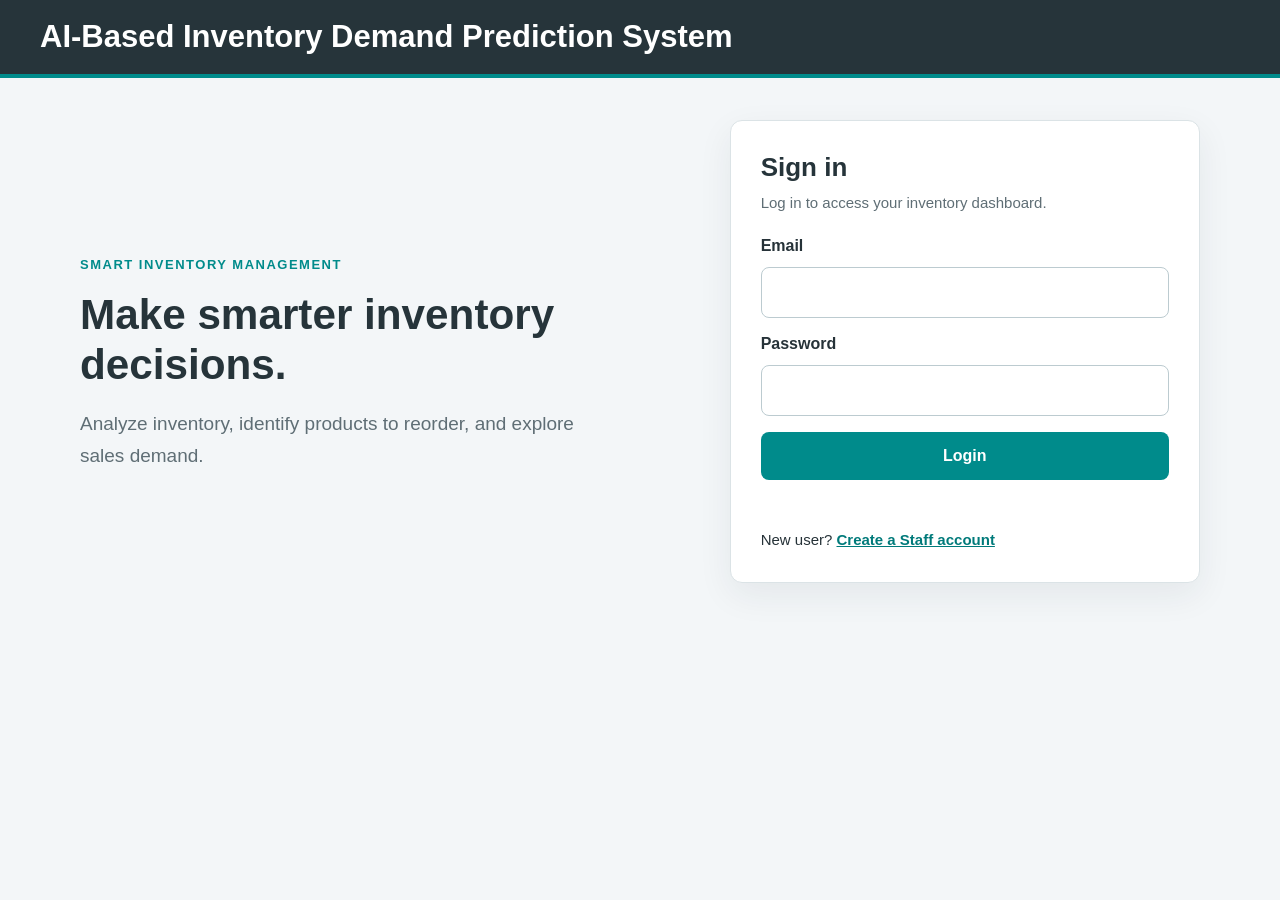
<file: frontend/login.html>
<!DOCTYPE html>
<html lang="en">
<head>
  <meta charset="UTF-8">
  <meta name="viewport" content="width=device-width, initial-scale=1.0">
  <title>Login | AI Inventory Demand Prediction</title>
  <link rel="stylesheet" href="style.css">
</head>

<body class="auth-page">

  <header class="topbar auth-topbar">
    <div class="auth-brand">
      
      <h1>AI-Based Inventory Demand Prediction System</h1>
    </div>
  </header>

  <main class="auth-layout">

    <section class="auth-intro">
      <span class="intro-label">SMART INVENTORY MANAGEMENT</span>

      <h2>Make smarter inventory decisions.</h2>

      <p>
        Analyze inventory, identify products to reorder, and explore sales demand.
      </p>


    </section>

    <section class="panel auth-panel">
      <h2>Sign in</h2>

      <p class="helper-text">
        Log in to access your inventory dashboard.
      </p>

      <form id="loginForm">

        <label class="form-field">
          Email
          <input
            id="email"
            type="email"
            autocomplete="username"
            required>
        </label>

        <label class="form-field">
          Password
          <input
            id="password"
            type="password"
            autocomplete="current-password"
            required>
        </label>

        <button type="submit">Login</button>

        <p id="authMessage" class="message" role="status"></p>
      </form>

      <p class="auth-link">
        New user?
        <a href="signup.html">Create a Staff account</a>
      </p>
    </section>

  </main>

  <script src="auth.js"></script>
</body>
</html>
</file>
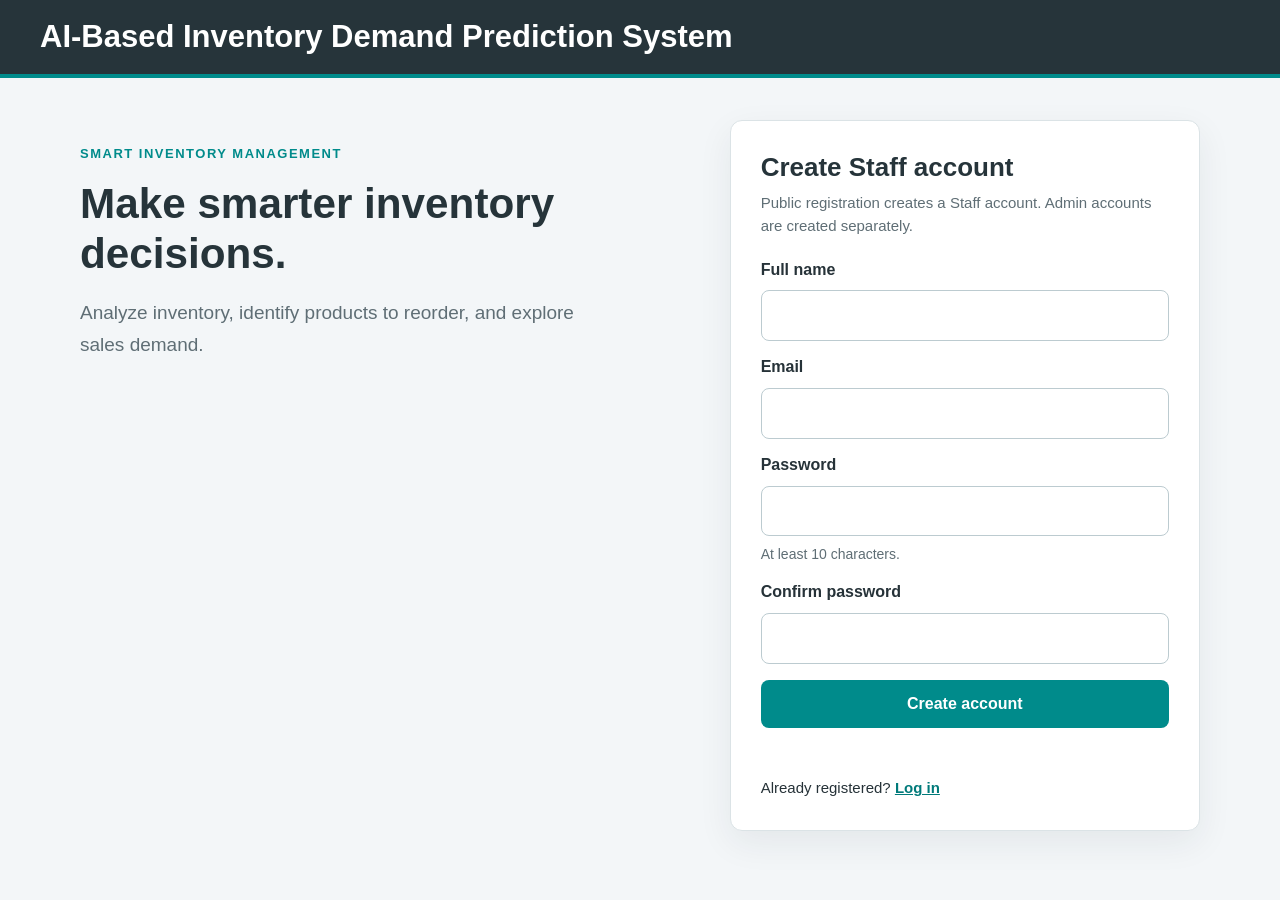
<file: frontend/signup.html>
<!DOCTYPE html>
<html lang="en">
<head>
  <meta charset="UTF-8">
  <meta name="viewport" content="width=device-width, initial-scale=1.0">
  <title>Sign up | AI Inventory Demand Prediction</title>
  <link rel="stylesheet" href="style.css">
</head>

<body class="auth-page">

  <header class="topbar auth-topbar">
    <div class="auth-brand">
      
      <h1>AI-Based Inventory Demand Prediction System</h1>
    </div>
  </header>

  <main class="auth-layout signup-layout">

    <section class="auth-intro">
      <span class="intro-label">SMART INVENTORY MANAGEMENT</span>

      <h2>Make smarter inventory decisions.</h2>

      <p>
        Analyze inventory, identify products to reorder, and explore sales demand.
      </p>

      
    </section>

    <section class="panel auth-panel">
      <h2>Create Staff account</h2>

      <p class="helper-text">
        Public registration creates a Staff account.
        Admin accounts are created separately.
      </p>

      <form id="signupForm">

        <label class="form-field">
          Full name
          <input
            id="name"
            type="text"
            autocomplete="name"
            required>
        </label>

        <label class="form-field">
          Email
          <input
            id="email"
            type="email"
            autocomplete="email"
            required>
        </label>

        <label class="form-field">
          Password
          <input
            id="password"
            type="password"
            minlength="10"
            autocomplete="new-password"
            required>
          <small>At least 10 characters.</small>
        </label>

        <label class="form-field">
          Confirm password
          <input
            id="confirmPassword"
            type="password"
            minlength="10"
            autocomplete="new-password"
            required>
        </label>

        <button type="submit">Create account</button>

        <p id="authMessage" class="message" role="status"></p>
      </form>

      <p class="auth-link">
        Already registered?
        <a href="login.html">Log in</a>
      </p>
    </section>

  </main>

  <script src="auth.js"></script>
</body>
</html>
</file>
<file: frontend/style.css>
* {
  box-sizing: border-box;
}

:root {
  --navy: #26343a;
  --blue: #2e86de;
  --teal: #008b8b;
  --bg: #f3f6f8;
  --text: #263238;
  --muted: #5f6e75;
  --border: #dbe3e6;
  --white: #ffffff;
}

html {
  font-size: 17px;
}

body {
  margin: 0;
  background: var(--bg);
  color: var(--text);
  font-family: Arial, Helvetica, sans-serif;
  font-size: 1rem;
  line-height: 1.55;
}

/* ===== Header ===== */

.topbar {
  width: 100%;
  background: var(--navy);
  color: #ffffff;
  border-bottom: 4px solid var(--teal);
  padding: 17px max(24px, calc((100% - 1200px) / 2));
  display: flex;
  justify-content: space-between;
  align-items: center;
  gap: 24px;
}

.topbar h1 {
  max-width: 850px;
  margin: 0;
  font-size: clamp(25px, 2.7vw, 34px);
  line-height: 1.3;
}

h1 {
  margin: 6px 0 10px;
  font-size: clamp(27px, 3.2vw, 37px);
  line-height: 1.25;
}

h2 {
  margin: 0 0 6px;
  font-size: 22px;
  line-height: 1.3;
}

h3 {
  font-size: 19px;
}

.eyebrow {
  margin: 0 0 5px;
  letter-spacing: 1.8px;
  font-size: 12px;
  opacity: 0.88;
  font-weight: 700;
}

.subtitle {
  margin: 0;
  color: #e0e9ec;
  line-height: 1.55;
  font-size: 17px;
}

/* ===== Dashboard Header ===== */

.dashboard-topbar {
  min-height: 0;
  justify-content: space-between;
  align-items: center;
  gap: 24px;
}

.dashboard-brand {
  flex: 1;
  min-width: 0;
}

.dashboard-brand h1 {
  margin: 0;
  max-width: 850px;
  font-size: clamp(25px, 2.7vw, 34px);
  line-height: 1.3;
}

.dashboard-topbar .subtitle {
  display: none;
}

.header-actions {
  display: flex;
  flex-wrap: wrap;
  justify-content: flex-end;
  align-items: center;
  gap: 12px;
  flex-shrink: 0;
}

.welcome-text {
  margin: 0 4px 0 0;
  color: #ffffff;
  font-size: 16px;
  font-weight: 600;
  white-space: nowrap;
}

/* ===== Main Dashboard ===== */

.container {
  max-width: 1200px;
  margin: 26px auto 0;
  padding: 0 20px 34px;
}

.panel,
.metric-card {
  background: var(--white);
  border: 1px solid var(--border);
  border-radius: 12px;
}

.panel {
  padding: 24px;
  margin-bottom: 22px;
  min-width: 0;
}

.section-heading {
  display: flex;
  justify-content: space-between;
  align-items: center;
  gap: 16px;
  margin-bottom: 18px;
}

.section-heading p,
.file-field small,
.helper-text {
  margin: 0;
  color: var(--muted);
  font-size: 15px;
  line-height: 1.55;
}

/* ===== Upload Section ===== */

.upload-grid {
  display: grid;
  grid-template-columns: repeat(2, minmax(0, 1fr));
  gap: 18px;
}

.file-field {
  display: flex;
  flex-direction: column;
  gap: 10px;
  padding: 18px;
  border: 1px dashed #b8c8cd;
  border-radius: 10px;
  background: #fbfdfd;
}

.file-field span {
  font-weight: 700;
  font-size: 17px;
}

.file-field input {
  width: 100%;
  font: inherit;
  font-size: 15px;
}

.actions {
  display: flex;
  flex-wrap: wrap;
  gap: 12px;
  margin-top: 20px;
}

/* ===== Buttons ===== */

button {
  border: 0;
  border-radius: 8px;
  padding: 12px 18px;
  background: var(--teal);
  color: #ffffff;
  font: inherit;
  font-size: 16px;
  font-weight: 700;
  cursor: pointer;
  transition: background-color 0.15s ease;
}

button:hover:not(:disabled) {
  background: #007575;
}

button:focus-visible,
input:focus-visible {
  outline: 3px solid #5abbbb;
  outline-offset: 2px;
}

button:disabled {
  opacity: 0.5;
  cursor: not-allowed;
}

.button-secondary {
  background: #edf3f4;
  color: var(--navy);
  border: 1px solid var(--border);
}

.button-secondary:hover:not(:disabled) {
  background: #e0e9ec;
}

.logout-button {
  background: transparent;
  border: 1px solid #ffffff88;
  color: #ffffff;
  padding: 11px 18px;
  border-radius: 8px;
}

.logout-button:hover:not(:disabled) {
  background: #ffffff;
  color: var(--navy);
}

/* ===== Messages ===== */

.message {
  margin: 14px 0 0;
  font-size: 15px;
  overflow-wrap: anywhere;
  color: var(--muted);
}

.message.error {
  color: #b42318;
}

.message.success {
  color: #087443;
}

/* ===== Summary Cards ===== */

.metrics-grid {
  display: grid;
  grid-template-columns: repeat(4, minmax(0, 1fr));
  gap: 16px;
  margin-bottom: 22px;
}

.metric-card {
  padding: 21px;
  min-width: 0;
}

.metric-card p {
  margin: 0 0 12px;
  color: var(--muted);
  font-size: 15px;
}

.metric-card strong {
  font-size: clamp(25px, 2.4vw, 32px);
  line-height: 1.25;
  color: var(--navy);
  overflow-wrap: anywhere;
}

/* ===== Tables ===== */

.table-wrap {
  overflow-x: auto;
}

table {
  width: 100%;
  border-collapse: collapse;
  font-size: 15px;
}

th,
td {
  text-align: left;
  padding: 13px 11px;
  border-bottom: 1px solid var(--border);
  white-space: nowrap;
}

th {
  color: #34454c;
  background: #f1f6f6;
  font-weight: 700;
}

tbody tr:hover {
  background: #f8fbfb;
}

.empty {
  text-align: center;
  color: var(--muted);
  padding: 25px 10px;
}

/* ===== Two-Column Sections ===== */

.two-column {
  display: grid;
  grid-template-columns: repeat(2, minmax(0, 1fr));
  gap: 22px;
}

.two-column .panel {
  min-width: 0;
}

.chart-panel canvas {
  width: 100%;
  max-height: 330px;
}

/* ===== Admin Profit Insights ===== */

.admin-badge {
  display: inline-block;
  white-space: nowrap;
  padding: 7px 11px;
  color: #075e5e;
  background: #e3f4f2;
  border: 1px solid #b4e0dc;
  border-radius: 6px;
  font-size: 13px;
  font-weight: 700;
}

.profit-metrics {
  margin-top: 6px;
}

.profit-table-heading {
  margin-top: 10px;
}

/* ===== Dashboard Footer ===== */

.dashboard-footer {
  width: 100%;
  margin: 0;
  padding: 24px 20px;
  border-top: 1px solid var(--border);
  background: #ffffff;
  color: var(--muted);
  text-align: center;
  font-size: 14px;
}

.dashboard-footer p {
  margin: 4px 0;
}

.dashboard-footer .footer-title {
  color: var(--navy);
  font-size: 15px;
  font-weight: 700;
}

.footer-copyright {
  margin-top: 10px !important;
}

/* ===== Login and Signup Pages ===== */

.auth-page {
  min-height: 100vh;
}

.auth-topbar {
  justify-content: flex-start;
  text-align: left;
  padding-top: 17px;
  padding-bottom: 17px;
}

.auth-brand {
  width: 100%;
  text-align: left;
  margin: 0;
}

.auth-brand .eyebrow {
  margin: 0 0 5px;
  font-size: 12px;
  letter-spacing: 1.8px;
}

.auth-brand h1 {
  margin: 0;
  max-width: 950px;
  text-align: left;
  font-size: clamp(23px, 2.5vw, 31px);
}

/* ===== Authentication Layout ===== */

.auth-layout {
  width: min(1120px, calc(100% - 48px));
  margin: 42px auto 56px;
  display: grid;
  grid-template-columns: minmax(0, 1fr) minmax(360px, 0.82fr);
  gap: clamp(32px, 6vw, 76px);
  align-items: center;
}

.auth-intro {
  padding: 20px 0;
}

.intro-label {
  display: inline-block;
  color: var(--teal);
  font-size: 13px;
  font-weight: 800;
  letter-spacing: 1.5px;
  margin-bottom: 15px;
}

.auth-intro h2 {
  font-size: clamp(30px, 3.3vw, 43px);
  line-height: 1.18;
  max-width: 520px;
  margin: 0 0 18px;
  color: var(--navy);
}

.auth-intro > p {
  color: var(--muted);
  font-size: 19px;
  line-height: 1.7;
  max-width: 520px;
  margin: 0;
}

.intro-points {
  display: flex;
  flex-wrap: wrap;
  gap: 10px;
  margin-top: 25px;
}

.intro-points span {
  border: 1px solid var(--border);
  background: #ffffff;
  color: #34454c;
  border-radius: 999px;
  padding: 8px 12px;
  font-size: 14px;
  font-weight: 600;
}

/* ===== Authentication Form ===== */

.auth-panel {
  padding: 30px;
  margin-bottom: 20px;
  box-shadow: 0 12px 35px rgba(28, 48, 56, 0.07);
}

.auth-panel h2 {
  font-size: 26px;
  color: var(--navy);
}

.auth-panel form {
  display: grid;
  gap: 14px;
  margin-top: 20px;
}

.form-field {
  display: grid;
  gap: 8px;
  font-weight: 700;
  font-size: 16px;
}

.form-field input {
  width: 100%;
  min-height: 47px;
  border: 1px solid #bccbd0;
  border-radius: 8px;
  padding: 12px 13px;
  font: inherit;
  font-weight: 400;
  background: #ffffff;
}

.form-field small {
  color: var(--muted);
  font-weight: 400;
  font-size: 14px;
}

.auth-panel button {
  width: 100%;
  min-height: 47px;
  margin-top: 2px;
}

.auth-link {
  margin: 20px 0 0;
  font-size: 15px;
}

a {
  color: #007a7a;
  font-weight: 700;
}

/* Signup page layout */
.signup-layout {
  align-items: start;
}

.signup-layout .auth-intro {
  position: sticky;
  top: 30px;
}

/* ===== Tablet Layout ===== */

@media (max-width: 900px) {
  .metrics-grid {
    grid-template-columns: repeat(2, minmax(0, 1fr));
  }

  .dashboard-topbar {
    align-items: center;
  }
}

/* ===== Responsive Authentication Layout ===== */

@media (max-width: 850px) {
  .dashboard-topbar {
    align-items: flex-start;
  }

  .auth-layout {
    grid-template-columns: 1fr;
    gap: 18px;
    max-width: 560px;
    margin-top: 26px;
  }

  .auth-intro {
    padding: 8px 0;
  }

  .auth-intro h2 {
    font-size: 31px;
  }

  .signup-layout .auth-intro {
    position: static;
  }
}

/* ===== Mobile Layout ===== */

@media (max-width: 650px) {
  html {
    font-size: 16px;
  }

  .topbar {
    padding: 17px 18px;
  }

  .dashboard-topbar {
    flex-direction: column;
    gap: 14px;
  }

  .dashboard-brand {
    width: 100%;
  }

  .dashboard-brand h1 {
    font-size: 25px;
  }

  .dashboard-topbar .header-actions {
    width: 100%;
    justify-content: space-between;
  }

  .welcome-text {
    white-space: normal;
  }

  .container {
    padding: 0 14px 26px;
    margin-top: 18px;
  }

  .panel {
    padding: 18px;
  }

  .upload-grid,
  .two-column {
    grid-template-columns: 1fr;
  }

  .metrics-grid {
    grid-template-columns: repeat(2, minmax(0, 1fr));
    gap: 10px;
  }

  .metric-card {
    padding: 15px;
  }

  .metric-card strong {
    font-size: 25px;
  }

  .section-heading {
    align-items: flex-start;
    flex-direction: column;
  }

  .header-actions {
    gap: 8px;
  }

  .auth-topbar {
    padding: 16px 18px;
  }

  .auth-brand h1 {
    font-size: 23px;
  }

  .auth-layout {
    width: calc(100% - 32px);
    margin: 22px auto 34px;
  }

  .auth-panel {
    padding: 22px;
  }

  .auth-intro > p {
    font-size: 17px;
  }

  .dashboard-footer {
    padding: 20px 14px;
  }
}

/* Hide elements controlled by JavaScript */
[hidden] {
  display: none !important;
}
</file>
